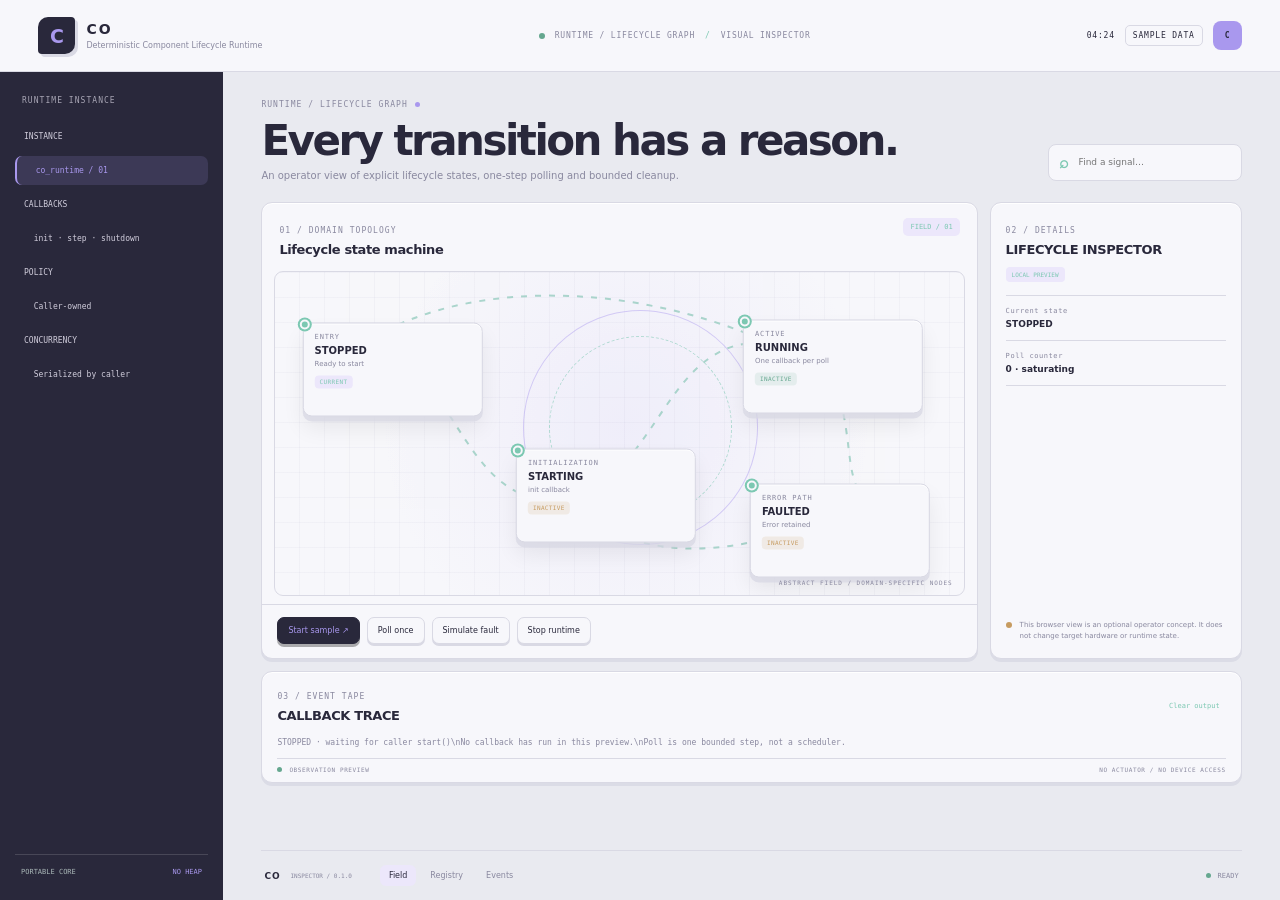
<file: ui/index.html>
<!doctype html><html lang="en"><head><meta charset="utf-8"><meta name="viewport" content="width=device-width,initial-scale=1"><meta name="theme-color" content="#29283b"><title>CO — Control Surface</title><link rel="stylesheet" href="./styles.css"><script src="./app.js" defer></script></head><body>
<div class="shell"><header class="topbar"><a class="brand" href="#"><span class="brand-glyph">C</span><span><b>CO</b><small>Deterministic Component Lifecycle Runtime</small></span></a><div class="top-context"><i></i>RUNTIME / LIFECYCLE GRAPH<span>/</span> VISUAL INSPECTOR</div><div class="top-controls"><time id="clock">09:41</time><span class="demo-tag">SAMPLE DATA</span><button data-open="about">C</button></div></header>
<div class="layout"><aside class="rail"><div class="rail-title">RUNTIME INSTANCE</div><div class="rail-row">INSTANCE</div><div class="rail-row">  co_runtime / 01</div><div class="rail-row">CALLBACKS</div><div class="rail-row">  init · step · shutdown</div><div class="rail-row">POLICY</div><div class="rail-row">  Caller-owned</div><div class="rail-row">CONCURRENCY</div><div class="rail-row">  Serialized by caller</div><div class="rail-end"><span>PORTABLE CORE</span><b>NO HEAP</b></div></aside><main class="main"><div class="heading"><div><div class="eyebrow">RUNTIME / LIFECYCLE GRAPH<span></span></div><h1>Every transition has a reason.</h1><p>An operator view of explicit lifecycle states, one-step polling and bounded cleanup.</p></div><label class="search"><b>⌕</b><input id="search" type="search" placeholder="Find a signal…"></label></div>
<div class="surface-grid"><section class="diagram-card"><div class="section-head"><div><small>01 / DOMAIN TOPOLOGY</small><h2>Lifecycle state machine</h2></div><span class="map-index">FIELD / 01</span></div><div class="diagram"><svg viewBox="0 0 1000 520" preserveAspectRatio="none"><path d="M110 130 C260 100 260 380 410 365 S560 95 720 115 S800 360 870 365"/><path d="M110 130 C250 10 510 10 720 115"/><path d="M410 365 C560 500 720 440 870 365"/></svg><div class="diagram-ring"></div><button class="node blue" data-node="stopped" style="--x:5%;--y:18%"><span class="node-pin"></span><small>ENTRY</small><strong>STOPPED</strong><em>Ready to start</em><b>IDLE</b></button><button class="node warn" data-node="starting" style="--x:36%;--y:57%"><span class="node-pin"></span><small>INITIALIZATION</small><strong>STARTING</strong><em>init callback</em><b>TRANSIENT</b></button><button class="node green" data-node="running" style="--x:69%;--y:17%"><span class="node-pin"></span><small>ACTIVE</small><strong>RUNNING</strong><em>One callback per poll</em><b>READY</b></button><button class="node warn" data-node="faulted" style="--x:70%;--y:68%"><span class="node-pin"></span><small>ERROR PATH</small><strong>FAULTED</strong><em>Error retained</em><b>EXPLICIT</b></button><small class="diagram-label">ABSTRACT FIELD / DOMAIN-SPECIFIC NODES</small></div><div class="diagram-actions"><button class="primary" data-action="0">Start sample ↗</button><button data-action="1">Poll once</button><button data-action="2">Simulate fault</button></div></section>
<aside class="inspector"><div class="inspector-head"><small>02 / DETAILS</small><h2>LIFECYCLE INSPECTOR</h2><span>LOCAL PREVIEW</span></div><div class="inspect-values"><div><small>Current state</small><b>STOPPED</b></div><div><small>Poll counter</small><b>0 · saturating</b></div></div><div class="inspector-note"><i></i>This browser view is an optional operator concept. It does not change target hardware or runtime state.</div></aside></div>
<section class="log-panel"><div class="log-head"><div><small>03 / EVENT TAPE</small><h2>CALLBACK TRACE</h2></div><button id="clear">Clear output</button></div><pre id="log">STOPPED · waiting for caller start()\nNo callback has run in this preview.\nPoll is one bounded step, not a scheduler.</pre><div class="log-foot"><span><i></i> OBSERVATION PREVIEW</span><span>NO ACTUATOR / NO DEVICE ACCESS</span></div></section>
<footer class="dock"><b>CO</b><span>INSPECTOR / 0.1.0</span><nav><button class="active">Field</button><button>Registry</button><button>Events</button></nav><em><i></i> READY</em></footer></main></div>
<dialog id="modal"><button id="close" class="close">×</button><small>CO / INSPECTOR NOTE</small><h2 id="modal-title"></h2><p id="modal-copy"></p><div class="warning">ILLUSTRATIVE DATA · NOT A TARGET QUALIFICATION</div><button id="done" class="primary">Close</button></dialog><div class="toast" id="toast" role="status" aria-live="polite"></div></div></body></html>
</file>
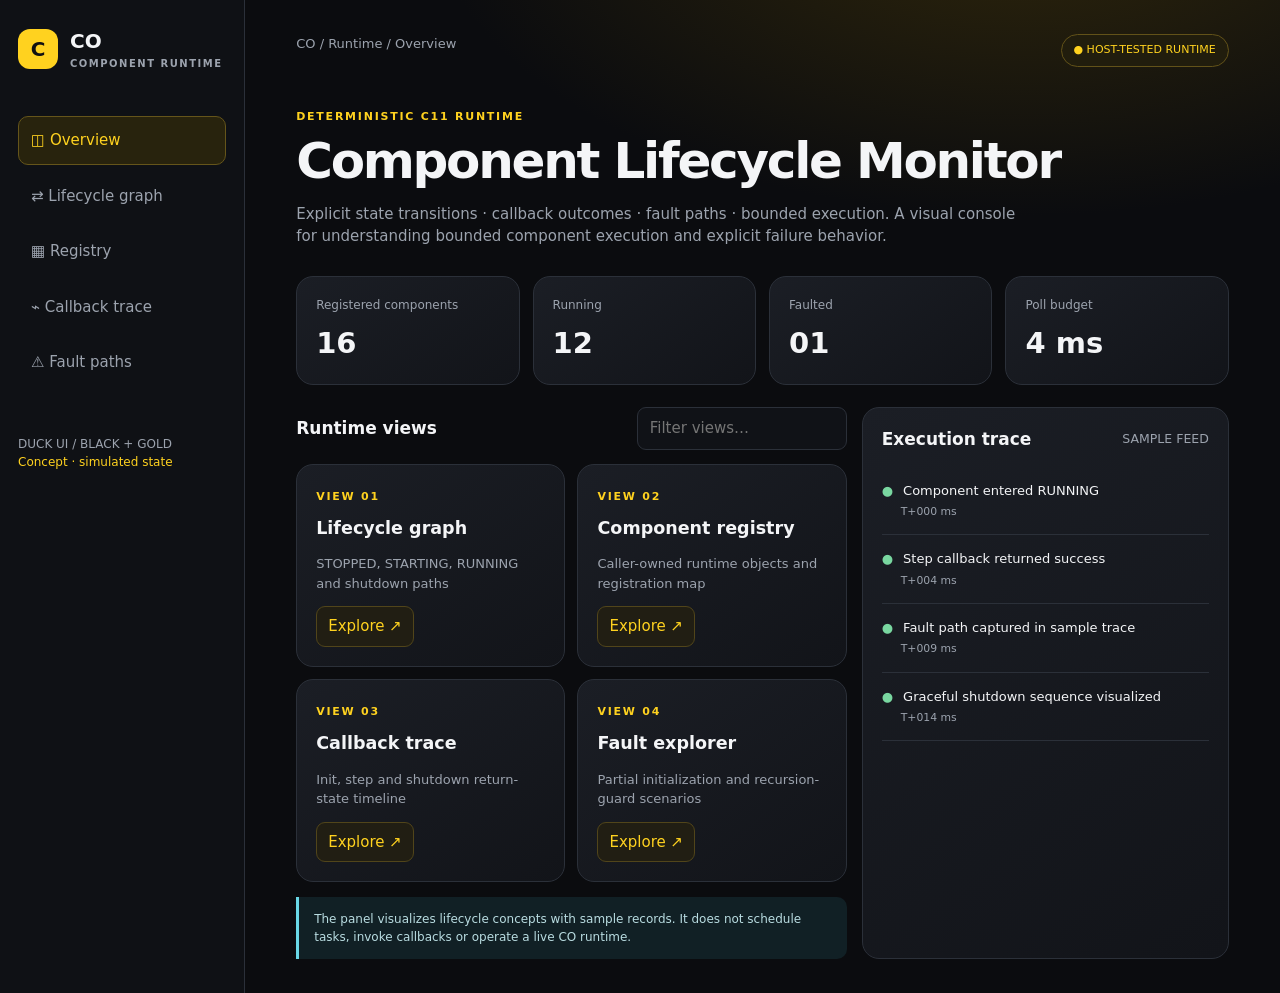
<file: docs/gui/index.html>
<!doctype html><html lang="en"><head><meta charset="utf-8"><meta name="viewport" content="width=device-width,initial-scale=1"><meta name="theme-color" content="#101114"><title>CO — Component Lifecycle Monitor</title><style>
:root{color-scheme:dark;--bg:#0b0c0f;--p:#171a20;--l:#2b3039;--t:#f4f5f7;--m:#9ca3ae;--g:#ffd21f;--c:#69d7e6;--ok:#79d7a0;font:15px/1.5 Inter,system-ui,sans-serif}*{box-sizing:border-box}body{margin:0;background:radial-gradient(850px 450px at 80% -10%,#30270b,transparent 70%),var(--bg);color:var(--t)}button,input{font:inherit}.app{display:grid;grid-template-columns:245px 1fr;min-height:100vh}.side{background:#0f1115;border-right:1px solid var(--l);padding:26px 18px}.brand{display:flex;gap:12px;align-items:center;font-size:20px;font-weight:850}.mark{width:40px;height:40px;border-radius:12px;background:var(--g);color:#111;display:grid;place-items:center}.nav{display:grid;gap:7px;margin-top:45px}.nav button{background:transparent;border:1px solid transparent;color:var(--m);padding:12px;text-align:left;border-radius:10px;transition:.2s}.nav button:hover,.nav button.active{background:#28230d;border-color:#65551a;color:var(--g)}.side footer{margin-top:48px;color:var(--m);font-size:12px}.main{padding:34px clamp(18px,4vw,58px);max-width:1500px;width:100%;margin:auto}.top{display:flex;justify-content:space-between;color:var(--m);font-size:13px}.badge{padding:7px 12px;border-radius:30px;background:#211d0d;border:1px solid #625219;color:var(--g);font-size:11px}.hero{margin:42px 0 28px}.eyebrow,.card small{color:var(--g);font-size:11px;letter-spacing:.16em;font-weight:800}.hero h1{font-size:clamp(32px,4vw,50px);line-height:1.05;letter-spacing:-.045em;margin:10px 0}.hero p{color:var(--m);max-width:720px}.stats{display:grid;grid-template-columns:repeat(4,1fr);gap:13px}.stat,.card,.panel{background:linear-gradient(145deg,#1b1e25,#121419);border:1px solid var(--l);border-radius:17px;padding:19px;transition:.22s}.stat:hover,.card:hover{transform:translateY(-3px);border-color:#76651d}.stat span{display:block;color:var(--m);font-size:12px}.stat b{display:block;font-size:29px;margin-top:8px}.body{display:grid;grid-template-columns:1.2fr .8fr;gap:15px;margin-top:22px}.heading{display:flex;justify-content:space-between;align-items:center;margin-bottom:14px}.heading h2{font-size:17px;margin:0}.search{background:#101217;border:1px solid var(--l);color:white;border-radius:9px;padding:9px 12px;width:210px}.cards{display:grid;grid-template-columns:repeat(2,1fr);gap:12px}.card h3{margin:9px 0 4px}.card p{font-size:13px;color:var(--m);min-height:38px}.card button{background:#211e13;border:1px solid #51451a;color:var(--g);padding:8px 11px;border-radius:9px}.event{padding:14px 0;border-bottom:1px solid var(--l);font-size:13px}.event:before{content:'●';color:var(--ok);margin-right:10px}.event small{display:block;color:var(--m);margin:4px 0 0 19px}.notice{margin-top:15px;padding:13px 15px;background:#112025;border-left:3px solid var(--c);border-radius:0 10px 10px 0;color:#b9dce1;font-size:12px}.toast{position:fixed;right:22px;bottom:22px;background:var(--g);color:#111;padding:12px 16px;border-radius:10px;font-weight:800;opacity:0;transform:translateY(8px);transition:.2s}.toast.show{opacity:1;transform:none}@media(max-width:850px){.app{grid-template-columns:1fr}.side{padding:14px 18px;border-right:0;border-bottom:1px solid var(--l)}.nav{display:flex;overflow:auto;margin-top:12px}.nav button{white-space:nowrap}.side footer{display:none}.body{grid-template-columns:1fr}}@media(max-width:560px){.stats{grid-template-columns:repeat(2,1fr)}.cards{grid-template-columns:1fr}.badge{font-size:9px}}@media(prefers-reduced-motion:reduce){*,*::before,*::after{transition:none!important;animation:none!important}}</style></head><body><div class="app"><aside class="side"><div class="brand"><div class="mark">C</div><div>CO<small style="display:block;color:var(--m);font-size:10px;letter-spacing:.15em">COMPONENT RUNTIME</small></div></div><nav class="nav" aria-label="Primary"><button class="active">◫ Overview</button><button>⇄ Lifecycle graph</button><button>▦ Registry</button><button>⌁ Callback trace</button><button>⚠ Fault paths</button></nav><footer>DUCK UI / BLACK + GOLD<br><span style="color:var(--g)">Concept · simulated state</span></footer></aside><main class="main"><div class="top"><span>CO / Runtime / Overview</span><span class="badge">● HOST-TESTED RUNTIME</span></div><header class="hero"><div class="eyebrow">DETERMINISTIC C11 RUNTIME</div><h1>Component Lifecycle Monitor</h1><p>Explicit state transitions · callback outcomes · fault paths · bounded execution. A visual console for understanding bounded component execution and explicit failure behavior.</p></header><section class="stats"><div class="stat"><span>Registered components</span><b>16</b></div><div class="stat"><span>Running</span><b>12</b></div><div class="stat"><span>Faulted</span><b>01</b></div><div class="stat"><span>Poll budget</span><b>4 ms</b></div></section><div class="body"><section><div class="heading"><h2>Runtime views</h2><input id="search" class="search" placeholder="Filter views…" aria-label="Filter views"></div><div class="cards"><article class="card"><small>VIEW 01</small><h3>Lifecycle graph</h3><p>STOPPED, STARTING, RUNNING and shutdown paths</p><button data-action="Lifecycle graph">Explore ↗</button></article><article class="card"><small>VIEW 02</small><h3>Component registry</h3><p>Caller-owned runtime objects and registration map</p><button data-action="Component registry">Explore ↗</button></article><article class="card"><small>VIEW 03</small><h3>Callback trace</h3><p>Init, step and shutdown return-state timeline</p><button data-action="Callback trace">Explore ↗</button></article><article class="card"><small>VIEW 04</small><h3>Fault explorer</h3><p>Partial initialization and recursion-guard scenarios</p><button data-action="Fault explorer">Explore ↗</button></article></div><div class="notice">The panel visualizes lifecycle concepts with sample records. It does not schedule tasks, invoke callbacks or operate a live CO runtime.</div></section><aside class="panel"><div class="heading"><h2>Execution trace</h2><small style="color:var(--m)">SAMPLE FEED</small></div><div class="event">Component entered RUNNING<small>T+000 ms</small></div><div class="event">Step callback returned success<small>T+004 ms</small></div><div class="event">Fault path captured in sample trace<small>T+009 ms</small></div><div class="event">Graceful shutdown sequence visualized<small>T+014 ms</small></div></aside></div></main></div><div class="toast" id="toast" role="status" aria-live="polite"></div><script>const t=document.getElementById('toast');let tm;function say(s){t.textContent=s;t.classList.add('show');clearTimeout(tm);tm=setTimeout(()=>t.classList.remove('show'),2100)}document.querySelectorAll('button').forEach(b=>b.addEventListener('click',()=>{if(b.dataset.action)say(b.dataset.action+' · preview only');else{document.querySelectorAll('.nav button').forEach(x=>x.classList.remove('active'));if(b.closest('.nav'))b.classList.add('active');say(b.textContent.trim()+' selected')}}));document.getElementById('search').addEventListener('input',e=>document.querySelectorAll('.card').forEach(c=>c.hidden=!c.innerText.toLowerCase().includes(e.target.value.toLowerCase())));</script></body></html>
</file>
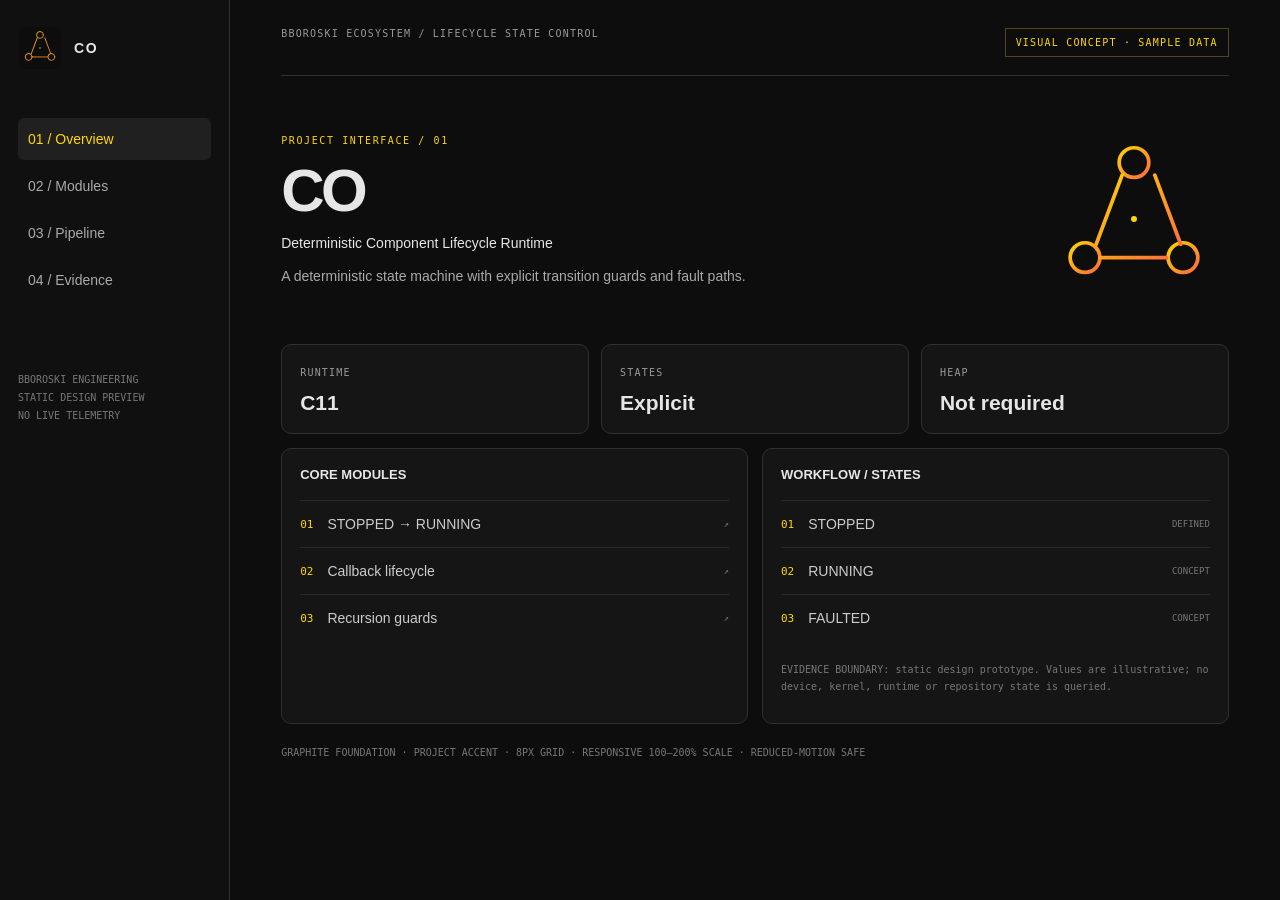
<file: BBOROSKI_VISUAL_SHELL_v2.html>
<!doctype html><html lang="en"><meta charset="utf-8"><meta name="viewport" content="width=device-width,initial-scale=1"><meta name="color-scheme" content="dark"><title>CO — Visual Shell</title><style>:root{--bg:#0d0d0d;--panel:#151515;--edge:#303030;--text:#e6e6e6;--muted:#999;--a:#FFD600;--b:#FF6A3D;font-family:Inter,"Segoe UI",sans-serif}*{box-sizing:border-box}body{margin:0;background:var(--bg);color:var(--text);font-size:14px}.layout{display:grid;grid-template-columns:230px 1fr;min-height:100vh}.side{padding:26px 18px;background:#101010;border-right:1px solid var(--edge)}.brand{display:flex;gap:12px;align-items:center;font-weight:800;letter-spacing:.12em}.brand img{width:44px}nav{margin-top:48px}nav a{display:block;padding:13px 10px;margin:5px 0;border-radius:6px;color:#aaa;text-decoration:none}nav a:first-child{color:var(--a);background:#202020}.side footer{margin-top:70px;color:#777;font:10px monospace;line-height:1.8}.main{padding:28px clamp(18px,4vw,54px)}header{display:flex;justify-content:space-between;border-bottom:1px solid var(--edge);padding-bottom:18px}.mono,small,.tag{font:10px "JetBrains Mono",monospace;letter-spacing:.12em;color:var(--muted)}.tag{color:#ffd600;border:1px solid #51451b;padding:8px 10px}.hero{display:flex;justify-content:space-between;align-items:center;padding:48px 0 30px;gap:24px}.hero h1{font-size:clamp(36px,5vw,60px);letter-spacing:-.06em;margin:10px 0}.hero p{max-width:680px;color:#aaa;line-height:1.7}.hero img{width:190px;max-width:28vw}.eyebrow{color:var(--a);font:10px monospace;letter-spacing:.16em}.stats{display:grid;grid-template-columns:repeat(3,1fr);gap:12px}.stats article,.panel{background:var(--panel);border:1px solid var(--edge);border-radius:10px;padding:18px}.stats b{display:block;font-size:21px;margin-top:12px}.cols{display:grid;grid-template-columns:1fr 1fr;gap:14px;margin-top:14px}.panel h2{font-size:13px;margin:0 0 18px}.panel ul{list-style:none;padding:0;margin:0}.panel li{display:flex;gap:14px;align-items:center;padding:15px 0;border-top:1px solid #292929;color:#ccc}.panel li i{font:11px monospace;color:var(--a);font-style:normal}.panel li span,.panel li em{margin-left:auto;color:#777;font:9px monospace;font-style:normal}.note{color:#777;font:10px monospace;line-height:1.7;margin-top:20px}@media(max-width:800px){.layout{grid-template-columns:70px 1fr}.side{padding:20px 8px}.brand span,nav a:not(:first-child){display:none}.cols{grid-template-columns:1fr}}@media(max-width:560px){.layout{display:block}.side{display:none}.hero img{display:none}.stats{grid-template-columns:1fr}.main{padding:18px}header{gap:12px;flex-direction:column}}</style><body><div class="layout"><aside class="side"><div class="brand"><img src="BBOROSKI_GLOBAL_MARK_v2.svg" alt=""><span>CO</span></div><nav><a href="#overview">01 / Overview</a><a href="#modules">02 / Modules</a><a href="#pipeline">03 / Pipeline</a><a href="#evidence">04 / Evidence</a></nav><footer>BBOROSKI ENGINEERING<br>STATIC DESIGN PREVIEW<br>NO LIVE TELEMETRY</footer></aside><main class="main"><header><span class="mono">BBOROSKI ECOSYSTEM / LIFECYCLE STATE CONTROL</span><span class="tag">VISUAL CONCEPT · SAMPLE DATA</span></header><section class="hero" id="overview"><div><div class="eyebrow">PROJECT INTERFACE / 01</div><h1>CO</h1><div>Deterministic Component Lifecycle Runtime</div><p>A deterministic state machine with explicit transition guards and fault paths.</p></div><img src="BBOROSKI_GLOBAL_MARK_v2.svg" alt="CO visual mark"></section><section class="stats"><article><small>RUNTIME</small><b>C11</b></article><article><small>STATES</small><b>Explicit</b></article><article><small>HEAP</small><b>Not required</b></article></section><section class="cols"><article class="panel" id="modules"><h2>CORE MODULES</h2><ul><li><i>01</i>STOPPED → RUNNING<span>↗</span></li><li><i>02</i>Callback lifecycle<span>↗</span></li><li><i>03</i>Recursion guards<span>↗</span></li></ul></article><article class="panel" id="pipeline"><h2>WORKFLOW / STATES</h2><ul><li><i>01</i>STOPPED<em>DEFINED</em></li><li><i>02</i>RUNNING<em>CONCEPT</em></li><li><i>03</i>FAULTED<em>CONCEPT</em></li></ul><p class="note" id="evidence">EVIDENCE BOUNDARY: static design prototype. Values are illustrative; no device, kernel, runtime or repository state is queried.</p></article></section><p class="note">GRAPHITE FOUNDATION · PROJECT ACCENT · 8PX GRID · RESPONSIVE 100–200% SCALE · REDUCED-MOTION SAFE</p></main></div></body></html>
</file>
<file: ui/styles.css>
:root{color-scheme:light;--bg:#e9eaf0;--surface:#f7f7fb;--panel:#29283b;--panel2:#393650;--text:#29283b;--muted:#89889f;--line:#d9d9e4;--accent:#a998ee;--accent2:#7cc8b2;--accent-soft:#ece7fb;--ok:#65a78f;--warn:#c69b60;--danger:#cc737c;--light-text:#f5f2ff;--mono:ui-monospace,SFMono-Regular,Consolas,monospace;--sans:Inter,ui-sans-serif,system-ui,-apple-system,"Segoe UI",sans-serif}*{box-sizing:border-box}body{margin:0;min-width:320px;background:var(--bg);font-family:var(--sans);color:var(--text)}button,input{font:inherit}button{cursor:pointer}.shell{min-height:100vh}.topbar{height:72px;padding:0 clamp(15px,3vw,40px);display:flex;align-items:center;justify-content:space-between;gap:15px;position:sticky;top:0;z-index:3;background:var(--surface);border-bottom:1px solid var(--line)}.brand{display:flex;align-items:center;gap:11px;text-decoration:none;color:var(--text);min-width:215px}.brand-glyph{width:37px;height:37px;display:grid;place-items:center;border-radius:10px 4px;background:var(--panel);color:var(--accent);font-size:19px;font-weight:900;box-shadow:3px 3px 0 var(--line)}.brand b,.brand small{display:block}.brand b{font-size:14px;letter-spacing:.15em}.brand small{font-size:8px;color:var(--muted);margin-top:4px}.top-context,.top-controls{font:8px var(--mono);letter-spacing:.1em;color:var(--muted);display:flex;align-items:center;gap:10px}.top-context i,.rail-end b,.dock em i,.log-foot i{width:6px;height:6px;border-radius:50%;background:var(--ok);display:inline-block}.top-context span{color:var(--accent2)}.top-controls{color:var(--text)}.demo-tag{padding:5px 7px;border:1px solid var(--line);border-radius:5px}.top-controls button{width:29px;height:29px;border:0;border-radius:8px;background:var(--accent);color:var(--panel);font-weight:800}.layout{display:grid;grid-template-columns:223px minmax(0,1fr);min-height:calc(100vh - 72px)}.rail{background:var(--panel);color:var(--light-text);padding:24px 15px;display:flex;flex-direction:column;gap:5px}.rail-title{font:8px var(--mono);letter-spacing:.13em;color:color-mix(in srgb,var(--light-text) 62%,transparent);margin:0 7px 12px}.rail-row{padding:10px 9px;border-radius:7px;color:color-mix(in srgb,var(--light-text) 82%,transparent);font:8px var(--mono);white-space:pre;transition:background .15s}.rail-row:nth-child(3){background:color-mix(in srgb,var(--accent) 15%,transparent);border-left:2px solid var(--accent);color:var(--accent)}.rail-end{margin-top:auto;padding:13px 6px 0;border-top:1px solid #ffffff25;display:flex;justify-content:space-between;font:7px var(--mono);color:#aab8b8}.rail-end b{width:auto;height:auto;background:transparent;color:var(--accent);font-weight:500}.main{min-width:0;max-width:1600px;width:100%;margin:0 auto;padding:28px clamp(17px,3vw,42px) 0;display:flex;flex-direction:column}.heading{display:flex;align-items:flex-end;justify-content:space-between;gap:20px;margin-bottom:21px}.eyebrow,.section-head small,.inspector-head small,.log-head small{font:8px var(--mono);letter-spacing:.13em;color:var(--muted)}.eyebrow span{display:inline-block;width:5px;height:5px;border-radius:50%;background:var(--accent);margin-left:7px}.heading h1{font-size:clamp(28px,3.3vw,42px);letter-spacing:-.06em;line-height:1.04;margin:10px 0 7px}.heading p{font-size:10px;color:var(--muted);margin:0}.search{height:37px;width:194px;display:flex;align-items:center;gap:8px;padding:0 10px;border:1px solid var(--line);border-radius:8px;background:var(--surface)}.search b{font-size:16px;color:var(--accent2)}.search input{min-width:0;flex:1;border:0;outline:0;background:transparent;color:var(--text);font-size:9px}.surface-grid{display:grid;grid-template-columns:minmax(0,1fr) 252px;gap:12px}.diagram-card,.inspector,.log-panel{border:1px solid var(--line);border-radius:11px;background:var(--surface);box-shadow:0 3px 0 color-mix(in srgb,var(--line) 80%,transparent),inset 0 1px #fff}.diagram-card{overflow:hidden}.section-head{display:flex;justify-content:space-between;align-items:flex-start;padding:15px 17px 0}.section-head h2,.inspector-head h2,.log-head h2{font-size:13px;letter-spacing:-.03em;margin:5px 0}.map-index{font:7px var(--mono);color:var(--accent2);padding:5px 7px;border-radius:5px;background:var(--accent-soft)}.diagram{height:325px;position:relative;overflow:hidden;margin:9px 12px 0;border:1px solid var(--line);border-radius:9px;background:radial-gradient(circle at 51% 48%,color-mix(in srgb,var(--accent) 10%,transparent),transparent 63%),linear-gradient(0deg,transparent 24px,color-mix(in srgb,var(--line) 45%,transparent) 25px),linear-gradient(90deg,transparent 24px,color-mix(in srgb,var(--line) 45%,transparent) 25px);background-size:auto,25px 25px,25px 25px}.diagram svg{position:absolute;inset:0;width:100%;height:100%;overflow:visible}.diagram svg path{fill:none;stroke:color-mix(in srgb,var(--accent2) 70%,var(--line));stroke-width:2;stroke-dasharray:6 8;opacity:.8;vector-effect:non-scaling-stroke}.diagram-ring{position:absolute;width:235px;height:235px;left:36%;top:12%;border:1px solid color-mix(in srgb,var(--accent) 45%,transparent);border-radius:50%;transform:rotate(29deg)}.diagram-ring:after{content:"";position:absolute;inset:25px;border:1px dashed color-mix(in srgb,var(--accent2) 55%,transparent);border-radius:50%}.node{position:absolute;left:var(--x);top:var(--y);transform:translate(-4%,-8%);width:clamp(133px,17vw,180px);min-height:94px;padding:10px 11px;border:1px solid var(--line);border-radius:9px;background:var(--surface);color:var(--text);text-align:left;display:flex;flex-direction:column;gap:4px;box-shadow:0 5px 0 color-mix(in srgb,var(--line) 75%,transparent),0 12px 22px #0001,inset 0 1px #fff;transition:transform .18s,border-color .18s,box-shadow .18s}.node:hover{transform:translate(-4%,-12%);border-color:var(--accent2);box-shadow:0 8px 0 color-mix(in srgb,var(--line) 75%,transparent),0 15px 24px #0002}.node:active{transform:translate(0,0);box-shadow:inset 0 3px 7px #0002}.node-pin{position:absolute;left:-4px;top:-4px;width:10px;height:10px;border:2px solid var(--surface);border-radius:50%;background:var(--accent2);box-shadow:0 0 0 2px var(--accent2)}.node small{font:7px var(--mono);letter-spacing:.12em;color:var(--muted)}.node strong{font-size:10px}.node em{font-size:7px;font-style:normal;color:var(--muted)}.node>b{align-self:flex-start;margin-top:3px;padding:3px 5px;border-radius:4px;background:color-mix(in srgb,var(--ok) 13%,transparent);color:var(--ok);font:6px var(--mono);letter-spacing:.06em}.node.warn>b{background:color-mix(in srgb,var(--warn) 14%,transparent);color:var(--warn)}.node.blue>b{background:var(--accent-soft);color:var(--accent2)}.diagram-label{position:absolute;bottom:9px;right:11px;color:var(--muted);font:6px var(--mono);letter-spacing:.16em}.diagram-actions{display:flex;gap:7px;padding:12px 15px 14px;border-top:1px solid var(--line);margin-top:8px}.diagram-actions button{padding:8px 10px;border:1px solid var(--line);border-radius:7px;background:var(--surface);color:var(--text);font-size:8px;box-shadow:0 2px 0 var(--line);transition:transform .15s,box-shadow .15s}.diagram-actions button:hover{transform:translateY(-2px)}.diagram-actions button:active{transform:translateY(2px);box-shadow:inset 0 2px 5px #0002}.diagram-actions button.primary{background:var(--panel);border-color:var(--panel);color:var(--accent);box-shadow:0 3px 0 #1115}.inspector{padding:15px;display:flex;flex-direction:column}.inspector-head{padding-bottom:13px;border-bottom:1px solid var(--line)}.inspector-head>span{display:inline-block;margin-top:3px;padding:4px 6px;border-radius:4px;background:var(--accent-soft);color:var(--accent2);font:6px var(--mono)}.inspect-values>div{padding:11px 0;border-bottom:1px solid var(--line);display:grid;gap:4px}.inspect-values small{color:var(--muted);font:7px var(--mono);letter-spacing:.08em}.inspect-values b{font-size:9px}.inspector-note{margin-top:auto;padding-top:14px;display:flex;gap:8px;color:var(--muted);font-size:7px;line-height:1.6}.inspector-note i{width:6px;height:6px;flex:0 0 6px;border-radius:50%;background:var(--warn);margin-top:2px}.log-panel{margin-top:12px;padding:12px 15px 9px}.log-head{display:flex;align-items:center;justify-content:space-between}.log-head button{border:0;background:transparent;color:var(--accent2);font:7px var(--mono)}pre{white-space:pre-wrap;font:8px/1.8 var(--mono);color:var(--muted);margin:8px 0}.log-foot{display:flex;justify-content:space-between;border-top:1px solid var(--line);padding-top:7px;color:var(--muted);font:6px var(--mono);letter-spacing:.1em}.log-foot span:first-child{display:flex;gap:7px;align-items:center}.log-foot i{width:5px;height:5px}.dock{min-height:50px;margin-top:auto;display:flex;align-items:center;gap:10px;padding:0 3px;border-top:1px solid var(--line)}.dock>b{font-size:9px;letter-spacing:.1em}.dock>span{font:6px var(--mono);color:var(--muted)}.dock nav{display:flex;gap:5px;margin-left:18px}.dock nav button{padding:6px 9px;border:0;border-radius:6px;background:transparent;color:var(--muted);font-size:8px}.dock nav button.active,.dock nav button:hover{background:var(--accent-soft);color:var(--text)}.dock em{margin-left:auto;display:flex;align-items:center;gap:7px;font:7px var(--mono);color:var(--muted);font-style:normal}.dock em i{width:5px;height:5px}.warning{padding:10px;border-radius:7px;background:var(--accent-soft);font:7px var(--mono);margin:17px 0;color:var(--text)}dialog{width:min(370px,calc(100vw - 30px));padding:23px;border:1px solid var(--line);border-radius:14px;background:var(--surface);color:var(--text);box-shadow:0 25px 80px #0005}dialog::backdrop{background:#111a20aa;backdrop-filter:blur(5px)}dialog>small{font:7px var(--mono);letter-spacing:.1em;color:var(--muted)}dialog h2{font-size:22px;margin:9px 0}dialog p{font-size:10px;line-height:1.7;color:var(--muted)}dialog .primary{width:100%;padding:9px;border:0;border-radius:7px;background:var(--panel);color:var(--accent);font-size:9px}.close{position:absolute;right:12px;top:12px;border:1px solid var(--line);border-radius:7px;background:transparent;color:var(--muted);font-size:20px}.toast{position:fixed;z-index:8;bottom:60px;left:50%;transform:translate(-50%,12px);opacity:0;pointer-events:none;padding:10px 13px;border-radius:8px;background:var(--panel);color:var(--light-text);font-size:9px;transition:.2s}.toast.show{opacity:1;transform:translate(-50%,0)}[hidden]{display:none!important}@media(max-width:980px){.layout{grid-template-columns:180px minmax(0,1fr)}.surface-grid{grid-template-columns:minmax(0,1fr) 220px}.node{width:140px}}@media(max-width:740px){.topbar{height:65px;flex-wrap:wrap;padding:9px 14px}.top-context{display:none}.layout{display:block}.rail{display:none}.main{padding:20px 13px 0}.heading{align-items:flex-start;flex-direction:column}.search{width:100%}.surface-grid{grid-template-columns:1fr}.diagram{height:310px}.node{width:clamp(122px,36vw,160px)}.inspector{display:grid;grid-template-columns:1fr 1fr;gap:8px}.inspector-head{grid-column:1/-1}.inspector-note{margin:0;align-self:end}.dock{flex-wrap:wrap;padding:8px 0}.dock nav{margin-left:auto}.dock>span{display:none}}@media(prefers-reduced-motion:reduce){*{scroll-behavior:auto!important;animation-duration:.01ms!important;transition-duration:.01ms!important}}
</file>
